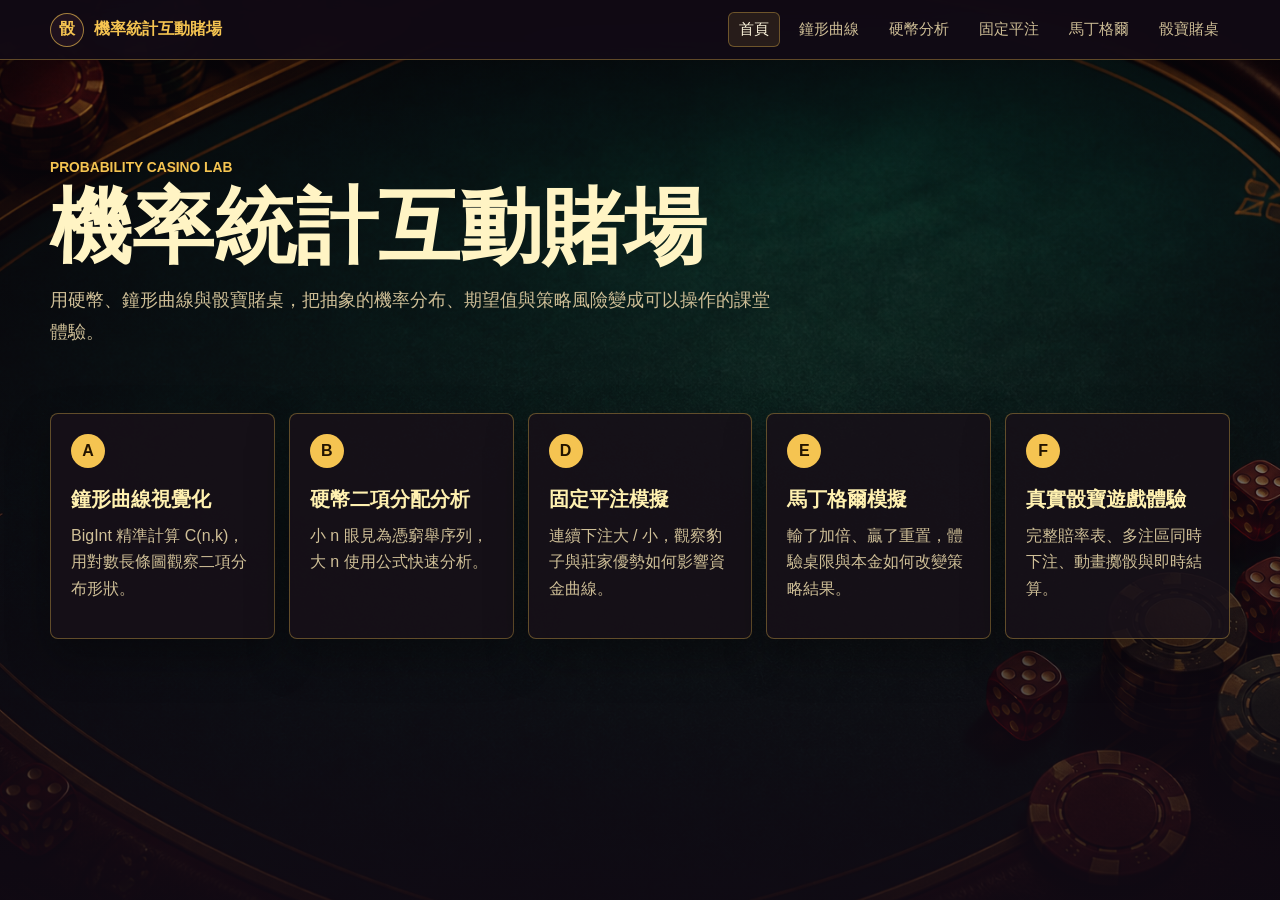
<file: index.html>
<!doctype html>
<html lang="zh-Hant">
<head>
  <meta charset="utf-8">
  <meta name="viewport" content="width=device-width, initial-scale=1">
  <title>機率統計互動賭場</title>
  <link rel="stylesheet" href="css/style.css">
</head>
<body data-page="home">
  <div id="site-nav"></div>

  <main class="home-hero">
    <section class="hero-panel">
      <p class="eyebrow">Probability Casino Lab</p>
      <h1>機率統計互動賭場</h1>
      <p class="hero-copy">用硬幣、鐘形曲線與骰寶賭桌，把抽象的機率分布、期望值與策略風險變成可以操作的課堂體驗。</p>
    </section>

    <section class="module-grid" aria-label="五大教學模組">
      <a class="module-card" href="modules/bell_curve.html">
        <span class="module-tag">A</span>
        <h2>鐘形曲線視覺化</h2>
        <p>BigInt 精準計算 C(n,k)，用對數長條圖觀察二項分布形狀。</p>
      </a>
      <a class="module-card" href="modules/coin.html">
        <span class="module-tag">B</span>
        <h2>硬幣二項分配分析</h2>
        <p>小 n 眼見為憑窮舉序列，大 n 使用公式快速分析。</p>
      </a>
      <a class="module-card" href="modules/sicbo.html">
        <span class="module-tag">D</span>
        <h2>固定平注模擬</h2>
        <p>連續下注大 / 小，觀察豹子與莊家優勢如何影響資金曲線。</p>
      </a>
      <a class="module-card" href="modules/sicbo2.html">
        <span class="module-tag">E</span>
        <h2>馬丁格爾模擬</h2>
        <p>輸了加倍、贏了重置，體驗桌限與本金如何改變策略結果。</p>
      </a>
      <a class="module-card" href="modules/sicbo3.html">
        <span class="module-tag">F</span>
        <h2>真實骰寶遊戲體驗</h2>
        <p>完整賠率表、多注區同時下注、動畫擲骰與即時結算。</p>
      </a>
    </section>
  </main>

  <script src="js/main.js"></script>
</body>
</html>
</file>
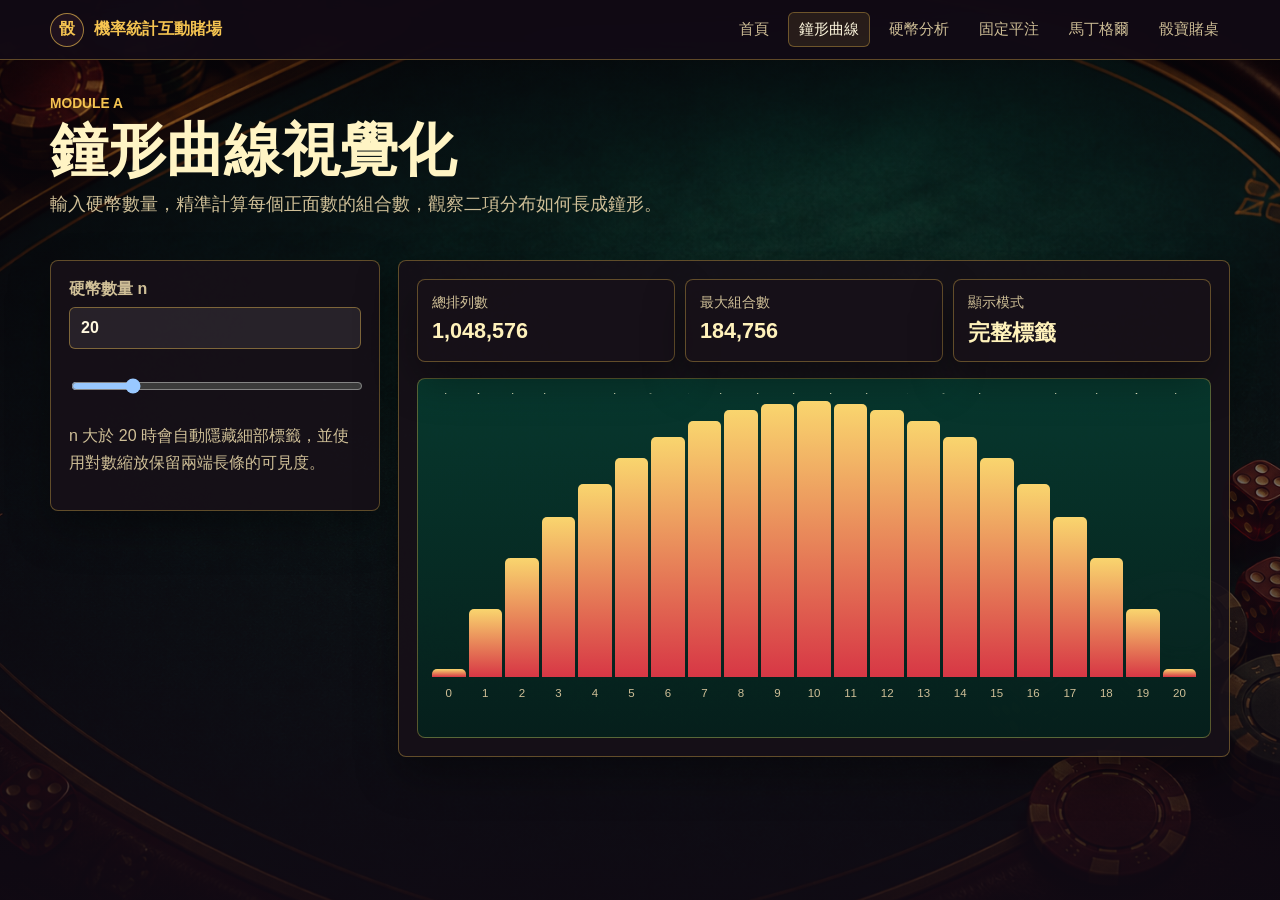
<file: modules/bell_curve.html>
<!doctype html>
<html lang="zh-Hant">
<head>
  <meta charset="utf-8">
  <meta name="viewport" content="width=device-width, initial-scale=1">
  <title>鐘形曲線視覺化</title>
  <link rel="stylesheet" href="../css/style.css">
</head>
<body data-page="bell">
  <div id="site-nav"></div>
  <main>
    <header class="page-head">
      <div>
        <p class="eyebrow">Module A</p>
        <h1>鐘形曲線視覺化</h1>
        <p class="hero-copy">輸入硬幣數量，精準計算每個正面數的組合數，觀察二項分布如何長成鐘形。</p>
      </div>
    </header>

    <section class="layout">
      <aside class="panel controls">
        <label>硬幣數量 n
          <input id="coinCount" type="number" min="1" max="100" value="20">
        </label>
        <input id="coinRange" type="range" min="1" max="100" value="20">
        <p class="small-note">n 大於 20 時會自動隱藏細部標籤，並使用對數縮放保留兩端長條的可見度。</p>
      </aside>
      <section class="panel">
        <div class="stats-grid">
          <div class="stat"><span>總排列數</span><strong id="totalWays">-</strong></div>
          <div class="stat"><span>最大組合數</span><strong id="maxWays">-</strong></div>
          <div class="stat"><span>顯示模式</span><strong id="modeLabel">-</strong></div>
        </div>
        <div class="chart-wrap">
          <div id="chart" class="bar-chart"></div>
        </div>
      </section>
    </section>
  </main>
  <script src="../js/main.js"></script>
  <script>
    const countInput = document.getElementById("coinCount");
    const rangeInput = document.getElementById("coinRange");
    const chart = document.getElementById("chart");
    const totalWays = document.getElementById("totalWays");
    const maxWays = document.getElementById("maxWays");
    const modeLabel = document.getElementById("modeLabel");

    function combinationRow(n) {
      const row = [1n];
      for (let k = 1; k <= n; k += 1) {
        row[k] = row[k - 1] * BigInt(n - k + 1) / BigInt(k);
      }
      return row;
    }

    function render() {
      const n = ProbCasino.clamp(countInput.value, 1, 100);
      countInput.value = n;
      rangeInput.value = n;
      const values = combinationRow(n);
      const max = values.reduce((a, b) => a > b ? a : b, 0n);
      const maxLog = Math.log10(Number(max.toString().slice(0, 15))) + Math.max(0, max.toString().length - 15);

      totalWays.textContent = ProbCasino.formatBigInt(2n ** BigInt(n));
      maxWays.textContent = ProbCasino.formatBigInt(max);
      modeLabel.textContent = n > 20 ? "dense-mode" : "完整標籤";
      chart.classList.toggle("dense-mode", n > 20);

      chart.innerHTML = values.map((value, k) => {
        const text = value.toString();
        const valueLog = Math.log10(Number(text.slice(0, 15))) + Math.max(0, text.length - 15);
        const height = Math.max(3, (valueLog / maxLog) * 100);
        return `
          <div class="bar" title="k=${k}, C(${n},${k})=${text}">
            <div class="bar-value">${ProbCasino.formatBigInt(value)}</div>
            <div class="bar-fill" style="height:${height}%"></div>
            <div class="bar-label">${k}</div>
          </div>
        `;
      }).join("");
    }

    countInput.addEventListener("input", render);
    rangeInput.addEventListener("input", () => {
      countInput.value = rangeInput.value;
      render();
    });
    render();
  </script>
</body>
</html>
</file>
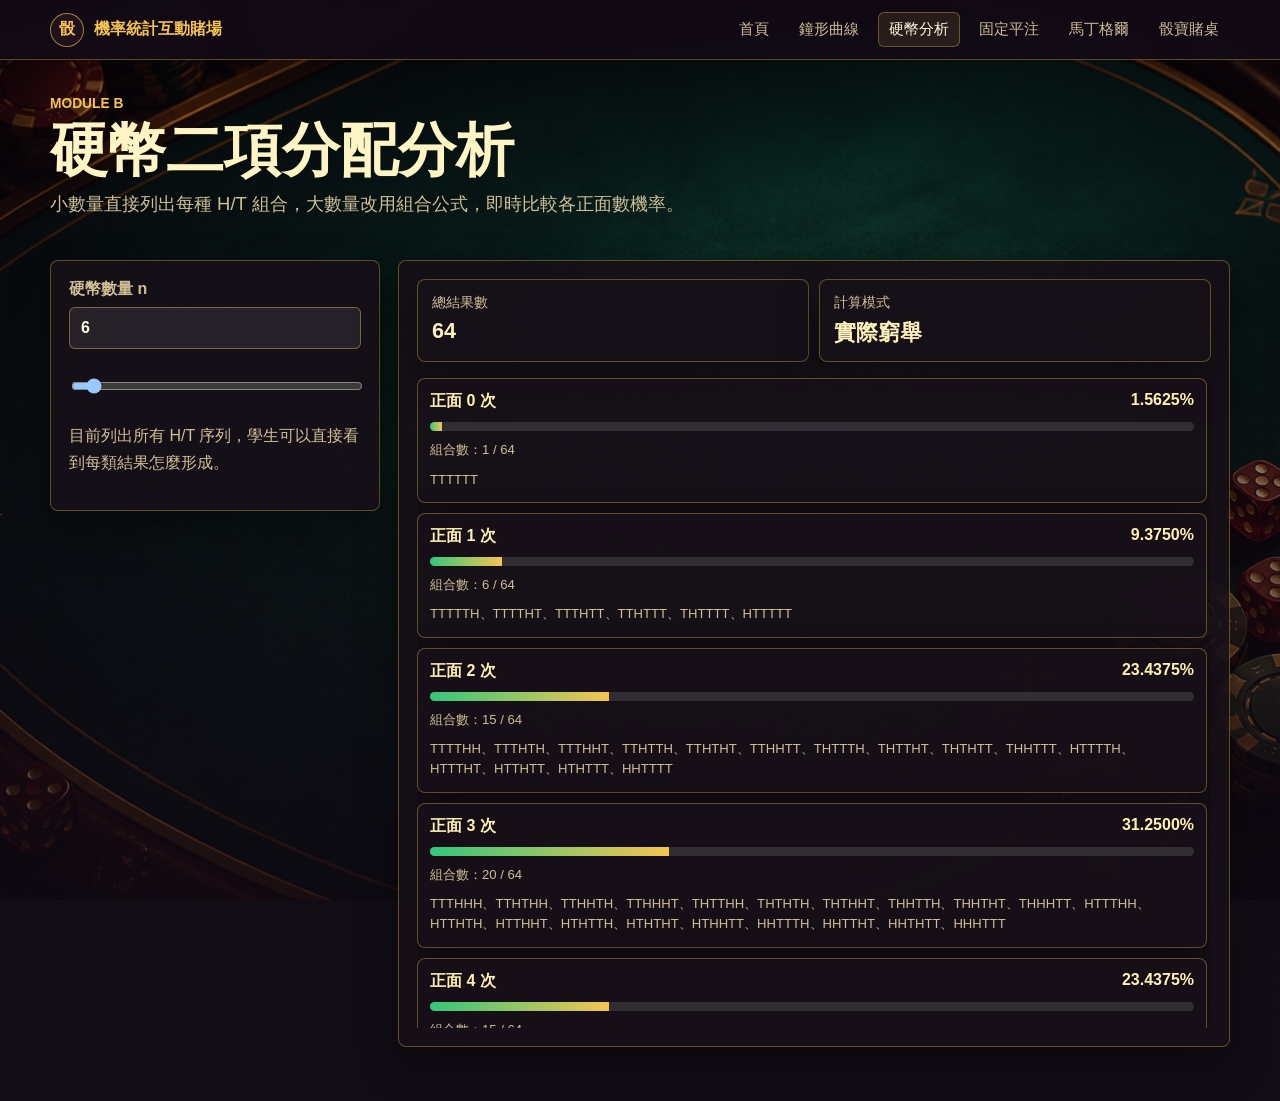
<file: modules/coin.html>
<!doctype html>
<html lang="zh-Hant">
<head>
  <meta charset="utf-8">
  <meta name="viewport" content="width=device-width, initial-scale=1">
  <title>硬幣二項分配分析</title>
  <link rel="stylesheet" href="../css/style.css">
</head>
<body data-page="coin">
  <div id="site-nav"></div>
  <main>
    <header class="page-head">
      <div>
        <p class="eyebrow">Module B</p>
        <h1>硬幣二項分配分析</h1>
        <p class="hero-copy">小數量直接列出每種 H/T 組合，大數量改用組合公式，即時比較各正面數機率。</p>
      </div>
    </header>

    <section class="layout">
      <aside class="panel controls">
        <label>硬幣數量 n
          <input id="coinCount" type="number" min="1" max="100" value="6">
        </label>
        <input id="coinRange" type="range" min="1" max="100" value="6">
        <p id="modeHelp" class="small-note"></p>
      </aside>
      <section class="panel">
        <div class="stats-grid">
          <div class="stat"><span>總結果數</span><strong id="totalOutcomes">-</strong></div>
          <div class="stat"><span>計算模式</span><strong id="modeLabel">-</strong></div>
        </div>
        <div id="resultList" class="result-list"></div>
      </section>
    </section>
  </main>
  <script src="../js/main.js"></script>
  <script>
    const countInput = document.getElementById("coinCount");
    const rangeInput = document.getElementById("coinRange");
    const resultList = document.getElementById("resultList");
    const totalOutcomes = document.getElementById("totalOutcomes");
    const modeLabel = document.getElementById("modeLabel");
    const modeHelp = document.getElementById("modeHelp");

    function combinationRow(n) {
      const row = [1n];
      for (let k = 1; k <= n; k += 1) row[k] = row[k - 1] * BigInt(n - k + 1) / BigInt(k);
      return row;
    }

    function enumerate(n) {
      const buckets = Array.from({ length: n + 1 }, () => []);
      const total = 2 ** n;
      for (let mask = 0; mask < total; mask += 1) {
        let heads = 0;
        let text = "";
        for (let i = n - 1; i >= 0; i -= 1) {
          const isHead = (mask & (1 << i)) !== 0;
          if (isHead) heads += 1;
          text += isHead ? "H" : "T";
        }
        buckets[heads].push(text);
      }
      return buckets;
    }

    function render() {
      const n = ProbCasino.clamp(countInput.value, 1, 100);
      countInput.value = n;
      rangeInput.value = n;
      const total = 2n ** BigInt(n);
      const values = combinationRow(n);
      const buckets = n <= 10 ? enumerate(n) : null;

      totalOutcomes.textContent = ProbCasino.formatBigInt(total);
      modeLabel.textContent = n <= 10 ? "實際窮舉" : "公式計算";
      modeHelp.textContent = n <= 10
        ? "目前列出所有 H/T 序列，學生可以直接看到每類結果怎麼形成。"
        : "n 超過 10 後改用 C(n,k) / 2^n，避免產生過多序列。";

      resultList.innerHTML = values.map((ways, k) => {
        const probability = Number(ways) / Number(total);
        const combos = buckets ? `<div class="combos">${buckets[k].join("、")}</div>` : "";
        return `
          <article class="result-row">
            <div class="result-top">
              <span>正面 ${k} 次</span>
              <span>${(probability * 100).toFixed(4)}%</span>
            </div>
            <div class="progress"><span style="width:${probability * 100}%"></span></div>
            <div class="combos">組合數：${ProbCasino.formatBigInt(ways)} / ${ProbCasino.formatBigInt(total)}</div>
            ${combos}
          </article>
        `;
      }).join("");
    }

    countInput.addEventListener("input", render);
    rangeInput.addEventListener("input", () => {
      countInput.value = rangeInput.value;
      render();
    });
    render();
  </script>
</body>
</html>
</file>
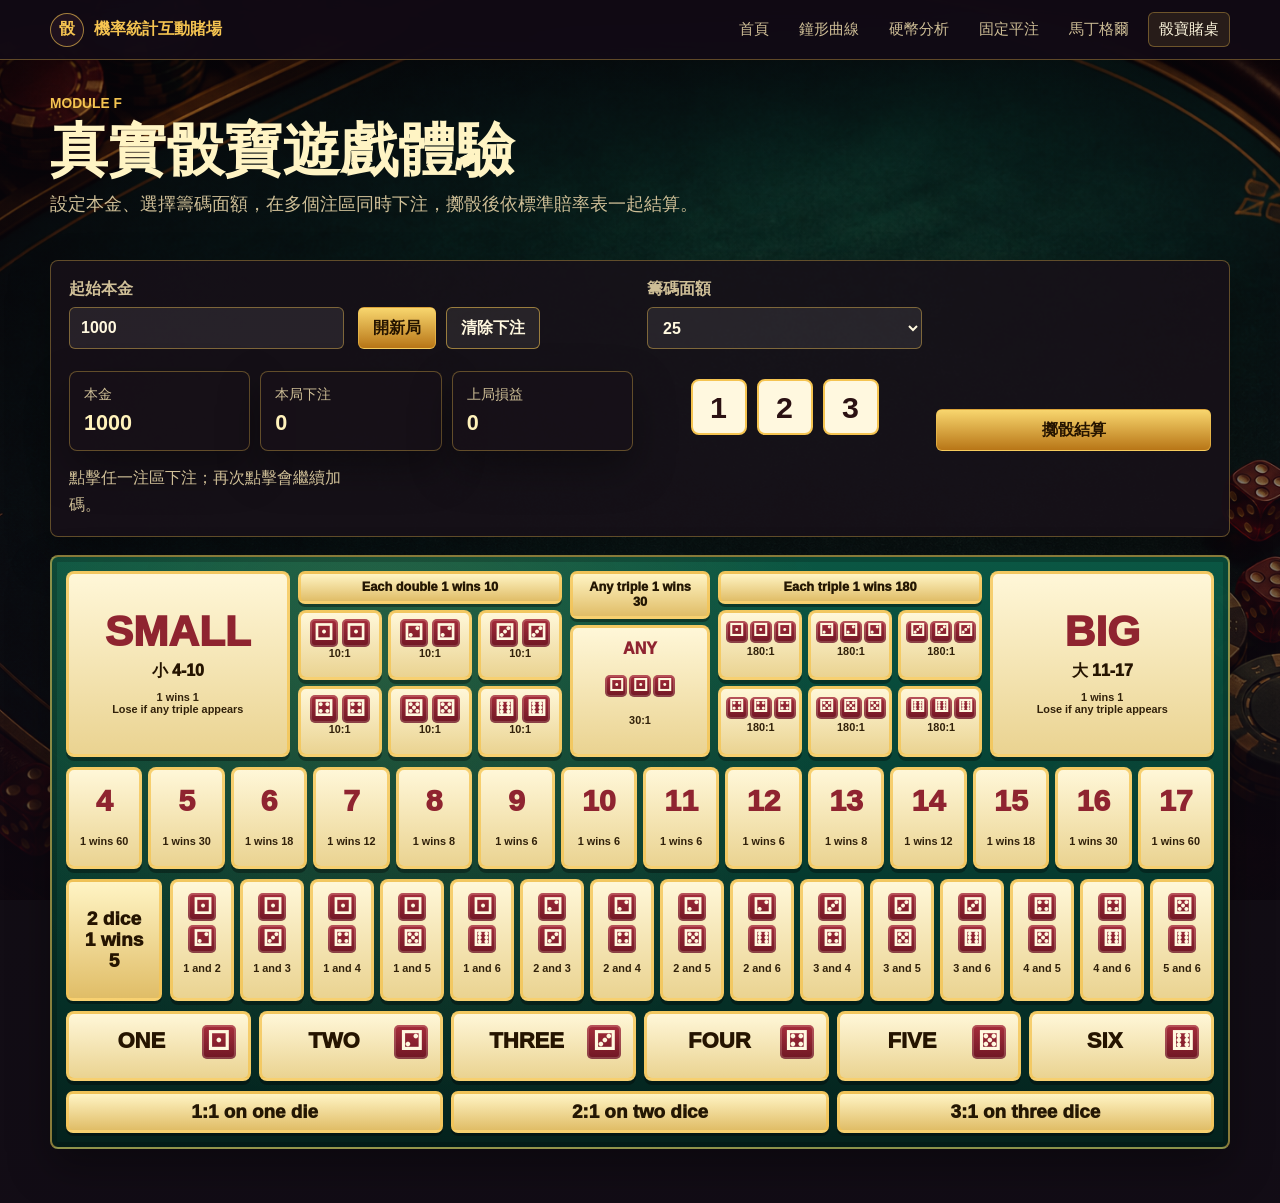
<file: modules/sicbo3.html>
<!doctype html>
<html lang="zh-Hant">
<head>
  <meta charset="utf-8">
  <meta name="viewport" content="width=device-width, initial-scale=1">
  <title>真實骰寶遊戲體驗</title>
  <link rel="stylesheet" href="../css/style.css">
</head>
<body data-page="sicbo3">
  <div id="site-nav"></div>
  <main>
    <header class="page-head">
      <div>
        <p class="eyebrow">Module F</p>
        <h1>真實骰寶遊戲體驗</h1>
        <p class="hero-copy">設定本金、選擇籌碼面額，在多個注區同時下注，擲骰後依標準賠率表一起結算。</p>
      </div>
    </header>

    <section class="layout sicbo-play-layout">
      <aside class="panel controls">
        <label>起始本金 <input id="startBankroll" type="number" min="1" value="1000"></label>
        <div class="button-row">
          <button id="newGame">開新局</button>
          <button id="clearBets" class="secondary">清除下注</button>
        </div>
        <label>籌碼面額
          <select id="chip">
            <option value="10">10</option>
            <option value="25" selected>25</option>
            <option value="50">50</option>
            <option value="100">100</option>
            <option value="500">500</option>
          </select>
        </label>
        <div class="stats-grid">
          <div class="stat"><span>本金</span><strong id="bankroll">1000</strong></div>
          <div class="stat"><span>本局下注</span><strong id="wagered">0</strong></div>
          <div class="stat"><span>上局損益</span><strong id="lastProfit">0</strong></div>
        </div>
        <div class="dice-line">
          <div class="die" id="die0">1</div>
          <div class="die" id="die1">2</div>
          <div class="die" id="die2">3</div>
        </div>
        <button id="roll">擲骰結算</button>
        <div id="message" class="small-note">點擊任一注區下注；再次點擊會繼續加碼。</div>
        <div id="log" class="log"></div>
      </aside>

      <section class="compact-sicbo-board" id="board" aria-label="骰寶下注桌"></section>
    </section>
  </main>

  <script src="../js/main.js"></script>
  <script>
    const board = document.getElementById("board");
    const bankrollEl = document.getElementById("bankroll");
    const wageredEl = document.getElementById("wagered");
    const lastProfitEl = document.getElementById("lastProfit");
    const messageEl = document.getElementById("message");
    const logEl = document.getElementById("log");
    const dieEls = [0, 1, 2].map(i => document.getElementById(`die${i}`));
    const bets = new Map();
    let bankroll = 1000;
    let rolling = false;

    const diceGlyphs = ["", "⚀", "⚁", "⚂", "⚃", "⚄", "⚅"];
    const sumPayout = {
      4: 60, 17: 60,
      5: 30, 16: 30,
      6: 18, 15: 18,
      7: 12, 14: 12,
      8: 8, 13: 8,
      9: 6, 10: 6, 11: 6, 12: 6
    };

    const betItems = [
      { id: "small", label: "SMALL", zh: "小", note: "4-10", type: "bigSmall", target: "small", payout: 1, group: "bigSmall" },
      { id: "big", label: "BIG", zh: "大", note: "11-17", type: "bigSmall", target: "big", payout: 1, group: "bigSmall" },
      ...Array.from({ length: 14 }, (_, i) => {
        const sum = i + 4;
        return { id: `sum-${sum}`, label: String(sum), note: `1 wins ${sumPayout[sum]}`, type: "sum", value: sum, payout: sumPayout[sum], group: "sum" };
      }),
      ...[1, 2, 3, 4, 5, 6].map(n => ({ id: `single-${n}`, label: ["ONE", "TWO", "THREE", "FOUR", "FIVE", "SIX"][n - 1], note: diceGlyphs[n], type: "single", value: n, group: "single" })),
      ...[1, 2, 3, 4, 5, 6].map(n => ({ id: `pair-${n}`, label: `${n}${n}`, note: "10:1", type: "pair", value: n, payout: 10, group: "pair" })),
      { id: "any-triple", label: "ANY TRIPLE", note: "30:1", type: "anyTriple", payout: 30, group: "triple" },
      ...[1, 2, 3, 4, 5, 6].map(n => ({ id: `triple-${n}`, label: `${n}${n}${n}`, note: "180:1", type: "specificTriple", value: n, payout: 180, group: "triple" })),
      ...Array.from({ length: 6 }, (_, a) => a + 1).flatMap(a =>
        Array.from({ length: 6 - a }, (_, i) => a + i + 1).map(b => ({
          id: `domino-${a}-${b}`, label: `${a} and ${b}`, note: "1 wins 5", type: "domino", values: [a, b], payout: 5, group: "domino"
        }))
      )
    ];

    const betIndex = new Map(betItems.map(item => [item.id, item]));

    function diceFace(value) {
      return `<span class="dice-face" aria-hidden="true">${diceGlyphs[value]}</span>`;
    }

    function dicePair(values) {
      return `<span class="dice-pair">${values.map(diceFace).join("")}</span>`;
    }

    function stakeText(id) {
      return bets.get(id) ? `下注 ${bets.get(id)}` : "";
    }

    function betButton(item, extraClass = "", content = "") {
      return `
        <button class="table-bet ${extraClass}" data-bet-id="${item.id}" type="button">
          ${content || `<strong>${item.label}</strong><small>${item.note}</small>`}
          <span class="stake">${stakeText(item.id)}</span>
        </button>
      `;
    }

    function renderBoard() {
      const small = betIndex.get("small");
      const big = betIndex.get("big");
      const pairs = [1, 2, 3, 4, 5, 6].map(n => betIndex.get(`pair-${n}`));
      const triples = [1, 2, 3, 4, 5, 6].map(n => betIndex.get(`triple-${n}`));
      const sums = Array.from({ length: 14 }, (_, i) => betIndex.get(`sum-${i + 4}`));
      const dominoes = Array.from({ length: 6 }, (_, a) => a + 1).flatMap(a =>
        Array.from({ length: 6 - a }, (_, i) => betIndex.get(`domino-${a}-${a + i + 1}`))
      );
      const singles = [1, 2, 3, 4, 5, 6].map(n => betIndex.get(`single-${n}`));
      const anyTriple = betIndex.get("any-triple");

      board.innerHTML = `
        <div class="compact-table-inner">
          <div class="compact-top-row">
            ${betButton(small, "big-small small-zone", `<strong>SMALL</strong><em>小 4-10</em><small>1 wins 1<br>Lose if any triple appears</small>`)}
            <div class="special-zone">
              <div class="zone-caption">Each double 1 wins 10</div>
              <div class="compact-grid pairs-grid">
                ${pairs.map(item => betButton(item, "dice-bet", `${dicePair([item.value, item.value])}<small>${item.note}</small>`)).join("")}
              </div>
            </div>
            <div class="special-zone any-triple-zone">
              <div class="zone-caption">Any triple 1 wins 30</div>
              ${betButton(anyTriple, "dice-bet any-triple-bet", `<strong>ANY</strong>${dicePair([1, 1, 1])}<small>30:1</small>`)}
            </div>
            <div class="special-zone">
              <div class="zone-caption">Each triple 1 wins 180</div>
              <div class="compact-grid triples-grid">
                ${triples.map(item => betButton(item, "dice-bet", `${dicePair([item.value, item.value, item.value])}<small>${item.note}</small>`)).join("")}
              </div>
            </div>
            ${betButton(big, "big-small big-zone", `<strong>BIG</strong><em>大 11-17</em><small>1 wins 1<br>Lose if any triple appears</small>`)}
          </div>

          <div class="sum-row">
            ${sums.map(item => betButton(item, "sum-bet", `<strong>${item.label}</strong><small>${item.note}</small>`)).join("")}
          </div>

          <div class="domino-row">
            <div class="row-ribbon">2 dice<br>1 wins 5</div>
            <div class="compact-grid domino-grid">
              ${dominoes.map(item => betButton(item, "domino-bet", `${dicePair(item.values)}<small>${item.label}</small>`)).join("")}
            </div>
          </div>

          <div class="single-row">
            ${singles.map(item => betButton(item, "single-bet", `<strong>${item.label}</strong>${diceFace(item.value)}`)).join("")}
          </div>

          <div class="payout-row">
            <span>1:1 on one die</span>
            <span>2:1 on two dice</span>
            <span>3:1 on three dice</span>
          </div>
        </div>
      `;
      updateBetClasses();
    }

    function updateBetClasses() {
      document.querySelectorAll(".table-bet").forEach(cell => {
        const stake = bets.get(cell.dataset.betId) || 0;
        cell.classList.toggle("active", stake > 0);
        const stakeEl = cell.querySelector(".stake");
        if (stakeEl) stakeEl.textContent = stake > 0 ? `下注 ${stake}` : "";
      });
      bankrollEl.textContent = bankroll;
      wageredEl.textContent = [...bets.values()].reduce((a, b) => a + b, 0);
      document.getElementById("roll").disabled = rolling || bets.size === 0 || bankroll <= 0;
    }

    function placeBet(id) {
      if (rolling || bankroll <= 0) return;
      const chip = Number(document.getElementById("chip").value);
      if (bankroll < chip) {
        messageEl.textContent = "本金不足，請換小面額或開新局。";
        return;
      }
      bankroll -= chip;
      bets.set(id, (bets.get(id) || 0) + chip);
      updateBetClasses();
    }

    function countOf(dice, value) {
      return dice.filter(d => d === value).length;
    }

    function settleItem(item, dice, stake) {
      const sum = dice.reduce((a, b) => a + b, 0);
      const triple = ProbCasino.isTriple(dice);
      if (item.type === "bigSmall") return ProbCasino.sicboOutcome(dice, item.target) ? stake * (item.payout + 1) : 0;
      if (item.type === "single") {
        const hits = countOf(dice, item.value);
        return hits > 0 ? stake * (hits + 1) : 0;
      }
      if (item.type === "pair") return countOf(dice, item.value) >= 2 ? stake * (item.payout + 1) : 0;
      if (item.type === "anyTriple") return triple ? stake * (item.payout + 1) : 0;
      if (item.type === "specificTriple") return dice.every(d => d === item.value) ? stake * (item.payout + 1) : 0;
      if (item.type === "domino") return item.values.every(v => dice.includes(v)) ? stake * (item.payout + 1) : 0;
      if (item.type === "sum") return sum === item.value ? stake * (item.payout + 1) : 0;
      return 0;
    }

    function appendLog(text) {
      const row = document.createElement("div");
      row.textContent = text;
      logEl.prepend(row);
    }

    function animateRoll(finalDice) {
      rolling = true;
      let ticks = 0;
      const timer = setInterval(() => {
        const dice = ticks >= 12 ? finalDice : ProbCasino.rollDice();
        dice.forEach((value, i) => dieEls[i].textContent = value);
        ticks += 1;
        if (ticks > 12) {
          clearInterval(timer);
          finishRoll(finalDice);
        }
      }, 90);
    }

    function finishRoll(dice) {
      const totalStake = [...bets.values()].reduce((a, b) => a + b, 0);
      let returned = 0;
      const winners = [];
      for (const [id, stake] of bets.entries()) {
        const item = betIndex.get(id);
        const amount = settleItem(item, dice, stake);
        returned += amount;
        if (amount > 0) winners.push(`${item.zh || item.label}+${amount - stake}`);
      }
      bankroll += returned;
      const profit = returned - totalStake;
      lastProfitEl.textContent = profit;
      lastProfitEl.className = profit >= 0 ? "positive" : "negative";
      messageEl.textContent = winners.length ? `中獎：${winners.join("、")}` : "本局未中獎。";
      appendLog(`骰出 ${dice.join("-")}，本局${profit >= 0 ? "贏" : "輸"} ${Math.abs(profit)}。`);
      bets.clear();
      rolling = false;
      updateBetClasses();
      if (bankroll <= 0) messageEl.textContent = "本金歸零，遊戲結束。";
    }

    board.addEventListener("click", event => {
      const cell = event.target.closest(".table-bet");
      if (cell) placeBet(cell.dataset.betId);
    });

    document.getElementById("clearBets").addEventListener("click", () => {
      if (rolling) return;
      const refund = [...bets.values()].reduce((a, b) => a + b, 0);
      bankroll += refund;
      bets.clear();
      messageEl.textContent = "已清除本局下注。";
      updateBetClasses();
    });

    document.getElementById("newGame").addEventListener("click", () => {
      bankroll = Math.max(1, Number(document.getElementById("startBankroll").value));
      bets.clear();
      lastProfitEl.textContent = "0";
      lastProfitEl.className = "";
      logEl.innerHTML = "";
      messageEl.textContent = "新局開始，請選擇籌碼並點擊注區。";
      updateBetClasses();
    });

    document.getElementById("roll").addEventListener("click", () => {
      if (rolling || bets.size === 0) return;
      animateRoll(ProbCasino.rollDice());
      updateBetClasses();
    });

    renderBoard();
    updateBetClasses();
  </script>
</body>
</html>
</file>
<file: css/style.css>
:root {
  color-scheme: dark;
  --bg: #120b16;
  --felt: #063d31;
  --felt-2: #0b5a46;
  --gold: #f5c451;
  --gold-dark: #b47b20;
  --red: #d73745;
  --green: #34c77b;
  --ink: #fff8df;
  --muted: #cfbf97;
  --panel: rgba(23, 16, 25, 0.88);
  --panel-2: rgba(255, 248, 223, 0.08);
  --line: rgba(245, 196, 81, 0.34);
  --shadow: 0 18px 42px rgba(0, 0, 0, 0.34);
}

* { box-sizing: border-box; }

html { min-height: 100%; }

body {
  margin: 0;
  min-height: 100vh;
  font-family: "Segoe UI", "Noto Sans TC", Arial, sans-serif;
  background:
    linear-gradient(180deg, rgba(18, 11, 22, 0.28), rgba(18, 11, 22, 0.84)),
    url("../assets/casino-bg.png") center top / cover fixed,
    linear-gradient(135deg, #120b16 0%, #1f111a 42%, #062f27 100%);
  color: var(--ink);
}

a { color: inherit; }

button,
input,
select {
  font: inherit;
}

.site-nav {
  position: sticky;
  top: 0;
  z-index: 20;
  border-bottom: 1px solid var(--line);
  background: rgba(18, 11, 22, 0.9);
  backdrop-filter: blur(14px);
}

.nav-inner {
  display: flex;
  align-items: center;
  justify-content: space-between;
  gap: 18px;
  width: min(1180px, calc(100% - 32px));
  margin: 0 auto;
  padding: 12px 0;
}

.brand {
  display: inline-flex;
  align-items: center;
  gap: 10px;
  text-decoration: none;
  font-weight: 800;
  color: var(--gold);
  white-space: nowrap;
}

.brand-mark {
  display: grid;
  place-items: center;
  width: 34px;
  height: 34px;
  border: 1px solid rgba(245, 196, 81, 0.62);
  border-radius: 50%;
  background: #20121d;
}

.nav-links {
  display: flex;
  flex-wrap: wrap;
  justify-content: flex-end;
  gap: 8px;
}

.nav-links a {
  padding: 7px 10px;
  border: 1px solid transparent;
  border-radius: 6px;
  color: var(--muted);
  text-decoration: none;
  font-size: 0.92rem;
}

.nav-links a:hover,
.nav-links a.active {
  border-color: var(--line);
  color: var(--ink);
  background: rgba(245, 196, 81, 0.1);
}

main {
  width: min(1180px, calc(100% - 32px));
  margin: 0 auto;
  padding: 28px 0 54px;
}

.home-hero {
  display: grid;
  gap: 24px;
}

.hero-panel {
  min-height: 260px;
  display: grid;
  align-content: center;
  padding: clamp(28px, 7vw, 72px) 0 22px;
}

.eyebrow {
  margin: 0 0 10px;
  color: var(--gold);
  font-size: 0.86rem;
  font-weight: 800;
  letter-spacing: 0;
  text-transform: uppercase;
}

h1,
h2,
h3,
p { margin-top: 0; }

h1 {
  max-width: 760px;
  margin-bottom: 16px;
  color: #fff4c4;
  font-size: clamp(2.4rem, 8vw, 5.1rem);
  line-height: 1.02;
  letter-spacing: 0;
}

.hero-copy {
  max-width: 720px;
  color: var(--muted);
  font-size: 1.15rem;
  line-height: 1.75;
}

.module-grid {
  display: grid;
  grid-template-columns: repeat(auto-fit, minmax(220px, 1fr));
  gap: 14px;
}

.module-card,
.panel,
.stat,
.result-row,
.bet-section {
  border: 1px solid var(--line);
  border-radius: 8px;
  background: var(--panel);
  box-shadow: var(--shadow);
}

.module-card {
  min-height: 190px;
  padding: 20px;
  text-decoration: none;
}

.module-card:hover {
  transform: translateY(-2px);
  border-color: rgba(245, 196, 81, 0.72);
}

.module-tag {
  display: inline-grid;
  place-items: center;
  width: 34px;
  height: 34px;
  margin-bottom: 18px;
  border-radius: 50%;
  background: var(--gold);
  color: #231400;
  font-weight: 900;
}

.module-card h2 {
  margin-bottom: 10px;
  color: #fff1b0;
  font-size: 1.22rem;
}

.module-card p,
.panel p,
.small-note {
  color: var(--muted);
  line-height: 1.65;
}

.page-head {
  display: flex;
  align-items: end;
  justify-content: space-between;
  gap: 20px;
  margin: 8px 0 22px;
}

.page-head h1 {
  margin-bottom: 8px;
  font-size: clamp(2rem, 5vw, 3.6rem);
}

.layout {
  display: grid;
  grid-template-columns: 330px 1fr;
  gap: 18px;
  align-items: start;
}

.layout > * {
  min-width: 0;
}

.sicbo-play-layout {
  grid-template-columns: 1fr;
}

.sicbo-play-layout > .controls {
  grid-template-columns: repeat(4, minmax(150px, 1fr));
  align-items: end;
}

.sicbo-play-layout > .controls .button-row,
.sicbo-play-layout > .controls .dice-line,
.sicbo-play-layout > .controls #message,
.sicbo-play-layout > .controls .log {
  grid-column: auto;
}

.sicbo-play-layout > .controls .stats-grid {
  grid-column: span 2;
  margin-bottom: 0;
}

.sicbo-play-layout > .controls #roll {
  width: 100%;
}

.panel {
  padding: 18px;
  min-width: 0;
}

.controls {
  display: grid;
  gap: 14px;
}

label {
  display: grid;
  gap: 7px;
  color: var(--muted);
  font-weight: 700;
}

input,
select {
  width: 100%;
  min-height: 42px;
  padding: 9px 11px;
  border: 1px solid rgba(245, 196, 81, 0.42);
  border-radius: 6px;
  background: rgba(255, 255, 255, 0.08);
  color: var(--ink);
}

input[type="range"] {
  padding: 0;
}

.button-row {
  display: flex;
  flex-wrap: wrap;
  gap: 10px;
}

button {
  min-height: 42px;
  padding: 9px 14px;
  border: 1px solid rgba(245, 196, 81, 0.56);
  border-radius: 6px;
  background: linear-gradient(180deg, #f8d66e, #b87617);
  color: #251400;
  font-weight: 900;
  cursor: pointer;
}

button.secondary {
  background: rgba(255, 248, 223, 0.08);
  color: var(--ink);
}

.stats-grid {
  display: grid;
  grid-template-columns: repeat(auto-fit, minmax(140px, 1fr));
  gap: 10px;
  margin-bottom: 16px;
}

.stat {
  padding: 14px;
}

.stat span {
  display: block;
  color: var(--muted);
  font-size: 0.86rem;
}

.stat strong {
  display: block;
  margin-top: 6px;
  color: #fff2bb;
  font-size: 1.35rem;
}

.chart-wrap {
  min-height: 360px;
  padding: 14px;
  overflow: hidden;
  border: 1px solid var(--line);
  border-radius: 8px;
  background: linear-gradient(180deg, rgba(6, 61, 49, 0.88), rgba(4, 34, 29, 0.88));
}

.bar-chart {
  display: flex;
  align-items: flex-end;
  gap: 3px;
  height: 310px;
  padding: 8px 0 26px;
  overflow-x: auto;
}

.bar {
  position: relative;
  flex: 1 0 22px;
  height: 100%;
  min-width: 14px;
  max-width: 54px;
  display: flex;
  align-items: flex-end;
  justify-content: center;
}

.bar-fill {
  width: 100%;
  min-height: 2px;
  border-radius: 5px 5px 0 0;
  background: linear-gradient(180deg, #f9d56e, #d73745);
}

.bar-label {
  position: absolute;
  bottom: -22px;
  color: var(--muted);
  font-size: 0.72rem;
}

.dense-mode .bar-label,
.dense-mode .bar-value {
  display: none;
}

.bar-value {
  position: absolute;
  bottom: calc(100% + 5px);
  width: max-content;
  color: #fff6ce;
  font-size: 0.68rem;
  transform: rotate(-38deg);
  transform-origin: bottom left;
}

.result-list {
  display: grid;
  gap: 10px;
  max-height: 650px;
  overflow: auto;
  padding-right: 4px;
}

.result-row {
  padding: 12px;
}

.result-top {
  display: flex;
  justify-content: space-between;
  gap: 12px;
  color: #fff1b0;
  font-weight: 800;
}

.progress {
  height: 9px;
  margin-top: 10px;
  overflow: hidden;
  border-radius: 999px;
  background: rgba(255, 255, 255, 0.12);
}

.progress span {
  display: block;
  height: 100%;
  background: linear-gradient(90deg, var(--green), var(--gold));
}

.combos {
  margin-top: 9px;
  color: var(--muted);
  font-size: 0.82rem;
  line-height: 1.55;
  word-break: break-word;
}

.d3-chart svg {
  display: block;
  width: 100%;
  min-height: 360px;
}

.dice-line {
  display: flex;
  gap: 10px;
  justify-content: center;
  margin: 16px 0;
}

.die {
  display: grid;
  place-items: center;
  width: 56px;
  height: 56px;
  border: 2px solid var(--gold);
  border-radius: 8px;
  background: #fff8df;
  color: #2b1113;
  font-size: 1.9rem;
  font-weight: 900;
}

.table-board {
  display: grid;
  gap: 14px;
}

.compact-sicbo-board {
  min-width: 0;
  padding: 14px;
  overflow-x: auto;
  border: 2px solid rgba(245, 196, 81, 0.55);
  border-radius: 8px;
  background:
    radial-gradient(circle at 28% 18%, rgba(245, 196, 81, 0.12), transparent 28rem),
    linear-gradient(180deg, rgba(11, 90, 70, 0.96), rgba(6, 61, 49, 0.98) 52%, rgba(4, 34, 29, 0.98));
  box-shadow: var(--shadow), inset 0 0 0 5px rgba(0, 0, 0, 0.18);
}

.compact-table-inner {
  display: grid;
  gap: 10px;
  min-width: 980px;
}

.compact-top-row {
  display: grid;
  grid-template-columns: 1.25fr 1.48fr 0.78fr 1.48fr 1.25fr;
  gap: 8px;
  align-items: stretch;
}

.compact-grid {
  display: grid;
  gap: 6px;
}

.pairs-grid,
.triples-grid {
  grid-template-columns: repeat(3, 1fr);
}

.special-zone {
  display: grid;
  grid-template-rows: auto 1fr;
  gap: 6px;
}

.zone-caption,
.payout-row span,
.row-ribbon {
  border: 3px solid rgba(245, 196, 81, 0.72);
  border-radius: 7px;
  background: linear-gradient(180deg, #fff4c4, #e0bd67);
  color: #241703;
  font-weight: 950;
  text-align: center;
  box-shadow: 0 3px 0 rgba(0, 0, 0, 0.34);
}

.zone-caption {
  padding: 6px 8px;
  font-size: 0.8rem;
  line-height: 1.15;
}

.table-bet {
  position: relative;
  display: grid;
  place-items: center;
  min-width: 0;
  min-height: 58px;
  padding: 7px;
  border: 3px solid rgba(245, 196, 81, 0.76);
  border-radius: 8px;
  background: linear-gradient(180deg, #fff7d8, #ead391);
  color: #231400;
  text-align: center;
  box-shadow: 0 4px 0 rgba(0, 0, 0, 0.34);
  transition: transform 120ms ease, box-shadow 120ms ease, filter 120ms ease;
}

.table-bet:hover {
  filter: brightness(1.04);
  transform: translateY(-1px);
}

.table-bet.active {
  border-color: #fff1b0;
  background: linear-gradient(180deg, #fff8df, #f5c451);
  box-shadow: 0 0 0 3px rgba(245, 196, 81, 0.42), 0 4px 0 rgba(0, 0, 0, 0.34);
}

.table-bet strong {
  color: #8f2430;
  font-size: 1rem;
  font-weight: 1000;
  line-height: 0.92;
}

.table-bet small {
  display: block;
  color: #31210a;
  font-size: 0.68rem;
  font-weight: 900;
  line-height: 1.05;
}

.table-bet .stake {
  position: absolute;
  right: 4px;
  bottom: 4px;
  padding: 2px 5px;
  border-radius: 999px;
  background: rgba(0, 0, 0, 0.74);
  color: #fff8df;
  font-size: 0.64rem;
  line-height: 1.1;
}

.table-bet .stake:empty {
  display: none;
}

.big-small {
  min-height: 170px;
  align-content: center;
  gap: 10px;
}

.big-small strong {
  color: #8f2430;
  font-size: clamp(2rem, 3.4vw, 2.65rem);
  letter-spacing: 0;
  line-height: 0.92;
}

.big-small em {
  color: #251400;
  font-style: normal;
  font-weight: 950;
}

.dice-bet {
  min-height: 70px;
  padding: 6px 5px 18px;
}

.any-triple-bet {
  min-height: 132px;
}

.dice-face {
  display: inline-grid;
  place-items: center;
  width: 34px;
  height: 34px;
  border-radius: 5px;
  background: linear-gradient(180deg, #a62c3b, #6f1724);
  color: #fff8df;
  font-size: 1.65rem;
  line-height: 1;
  box-shadow: inset 0 0 0 2px rgba(255, 248, 223, 0.18);
}

.dice-pair {
  display: flex;
  justify-content: center;
  gap: 4px;
}

.dice-pair .dice-face {
  width: 28px;
  height: 28px;
  font-size: 1.38rem;
}

.triples-grid .dice-pair,
.any-triple-bet .dice-pair {
  gap: 2px;
}

.triples-grid .dice-pair .dice-face,
.any-triple-bet .dice-pair .dice-face {
  width: 22px;
  height: 22px;
  font-size: 1.05rem;
}

.sum-row {
  display: grid;
  grid-template-columns: repeat(14, 1fr);
  gap: 6px;
}

.sum-bet {
  min-height: 102px;
}

.sum-bet strong {
  font-size: 1.9rem;
  line-height: 0.92;
}

.domino-row {
  display: grid;
  grid-template-columns: 96px 1fr;
  gap: 8px;
  align-items: stretch;
}

.row-ribbon {
  display: grid;
  place-items: center;
  padding: 8px;
  color: #251400;
  font-size: 1.2rem;
  line-height: 1.1;
}

.domino-grid {
  grid-template-columns: repeat(15, 1fr);
}

.domino-bet {
  min-height: 122px;
  padding-bottom: 18px;
}

.domino-bet .dice-pair {
  flex-direction: column;
}

.single-row {
  display: grid;
  grid-template-columns: repeat(6, 1fr);
  gap: 8px;
}

.single-bet {
  grid-template-columns: 1fr auto;
  min-height: 70px;
  padding: 10px 12px 18px;
}

.single-bet strong {
  color: #251400;
  font-size: 1.38rem;
  line-height: 0.95;
}

.payout-row {
  display: grid;
  grid-template-columns: repeat(3, 1fr);
  gap: 8px;
}

.payout-row span {
  padding: 8px;
  font-size: 1.18rem;
  line-height: 1.1;
}

.bet-section {
  padding: 14px;
  background: rgba(6, 61, 49, 0.9);
}

.bet-section h2 {
  margin-bottom: 10px;
  color: #fff1b0;
  font-size: 1.05rem;
}

.bet-grid {
  display: grid;
  grid-template-columns: repeat(auto-fit, minmax(92px, 1fr));
  gap: 8px;
}

.bet-cell {
  min-height: 64px;
  padding: 8px;
  border: 1px solid rgba(245, 196, 81, 0.4);
  border-radius: 6px;
  background: rgba(255, 248, 223, 0.08);
  color: var(--ink);
  text-align: center;
}

.bet-cell.active {
  border-color: var(--gold);
  background: rgba(245, 196, 81, 0.22);
  box-shadow: inset 0 0 0 2px rgba(245, 196, 81, 0.22);
}

.bet-cell small {
  display: block;
  margin-top: 4px;
  color: var(--muted);
}

.log {
  display: grid;
  gap: 7px;
  max-height: 220px;
  overflow: auto;
  color: var(--muted);
  font-size: 0.9rem;
}

.positive { color: var(--green); }
.negative { color: var(--red); }

@media (max-width: 800px) {
  .nav-inner,
  .page-head {
    align-items: flex-start;
    flex-direction: column;
  }

  .nav-links {
    justify-content: flex-start;
  }

  .layout {
    grid-template-columns: 1fr;
  }

  .sicbo-play-layout > .controls {
    grid-template-columns: 1fr;
  }

  .sicbo-play-layout > .controls .stats-grid {
    grid-column: auto;
  }

  .hero-panel {
    min-height: 220px;
  }

  .compact-sicbo-board {
    padding: 10px;
  }
}
</file>
